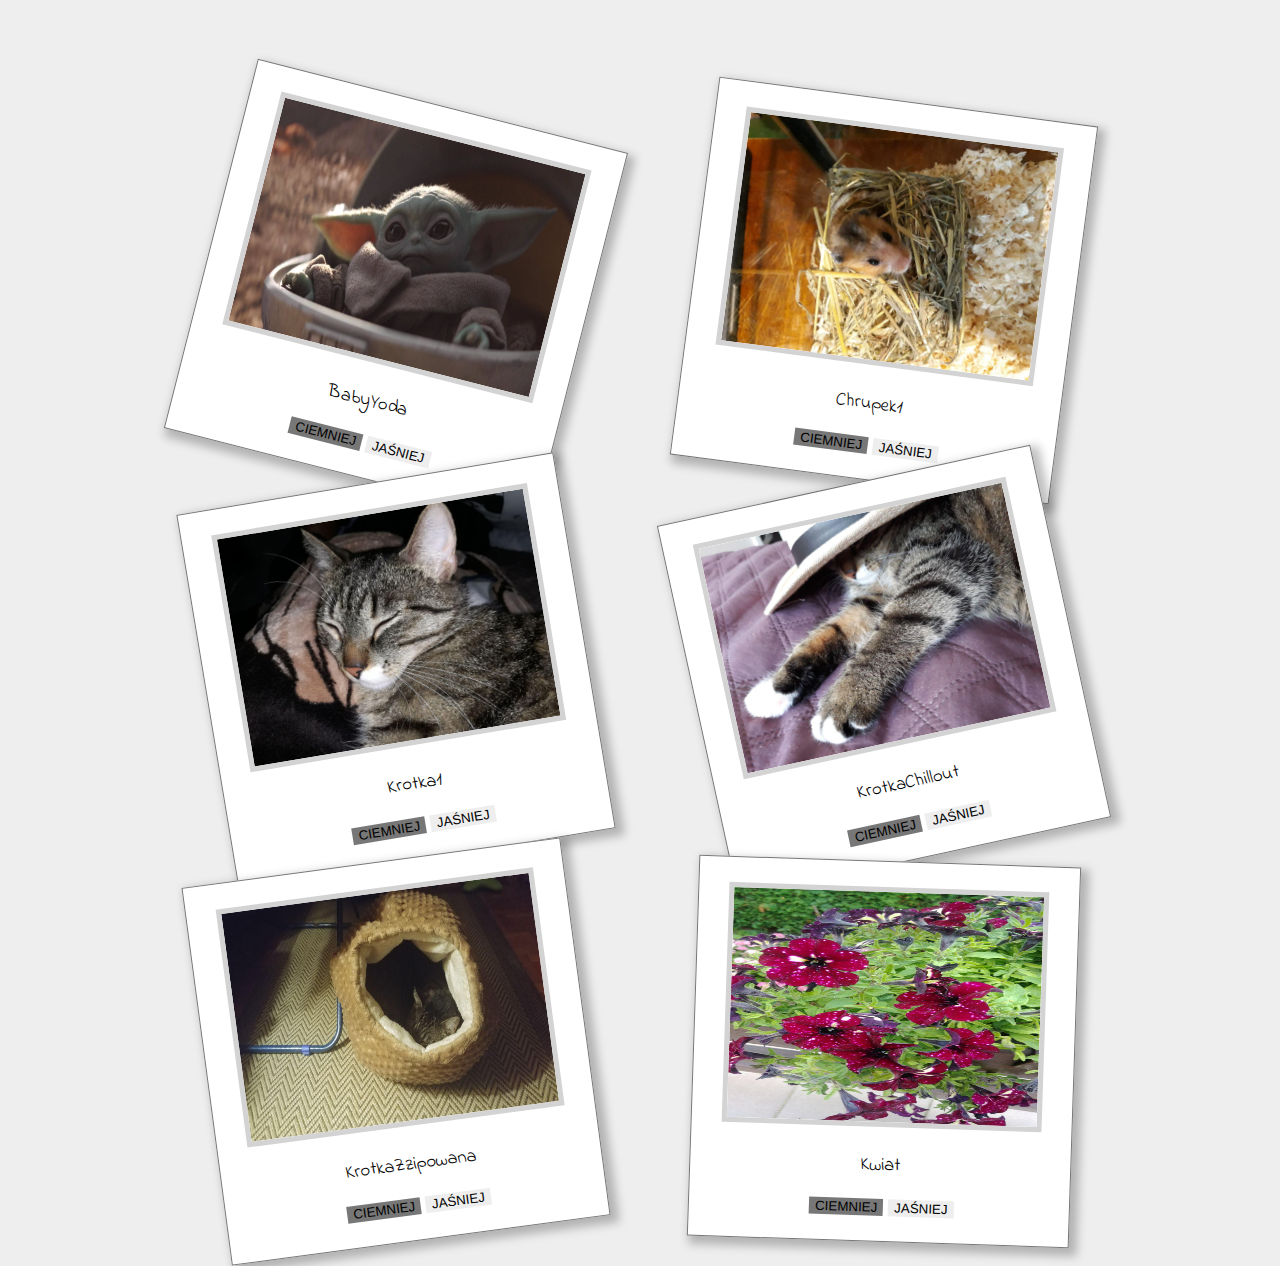
<file: Zadanie 1/index.html>
<!DOCTYPE HTML>
<html lang="pl-PL">
    <head>
        <title> Efekt Polaroid </title>
        <meta charset="UTF-8" />
        <link href="https://fonts.googleapis.com/css2?family=Indie+Flower&display=swap" rel="stylesheet">
        <link rel="stylesheet" href="./css/style.css" />
    </head>
    <body>
        <main class="obrotowyPolaroid">
            <!-- TUTAJ AUTOMATYCZNIE ZAŁADUJEMY PLIKI -->
        </main>
        <script type="text/javascript" src="./skrypty/script.js"> </script>
    </body>
</html>
</file>
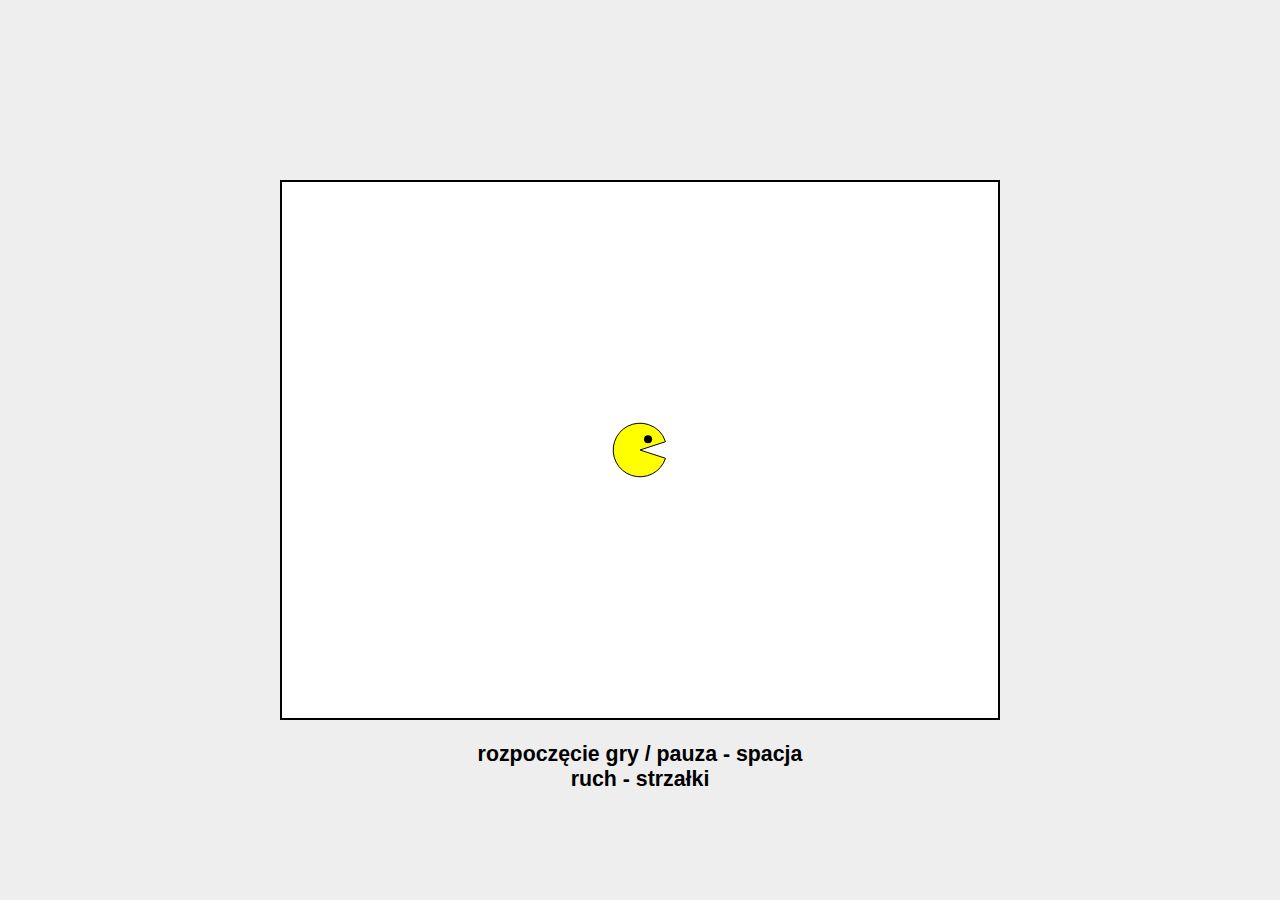
<file: Zadanie 2/index.html>
<!DOCTYPE html>
<html lnag="pl-PL">
    <head>
        <title> Zajęcia 6 - prosta gra przeglądarkowa </title>
        <meta charset="UTF-8"/>
        <link rel="stylesheet" href="./css/style.css" />
    </head>
    <body>
        <div class="main">
            <div class="playground">
                <!-- <div id="title">
                    <h1> Pac-Man @ HTML5 canvas </h1>
                </div> -->
                <canvas id="scene"> </canvas>
                <div id="legend"> 
                    rozpoczęcie gry / pauza - spacja <br />
                    ruch - strzałki
                </div>
            </div>
        </div>
        <script type="text/javascript" src="./scripts/script.js"></script>
    </body>
</html>
</file>
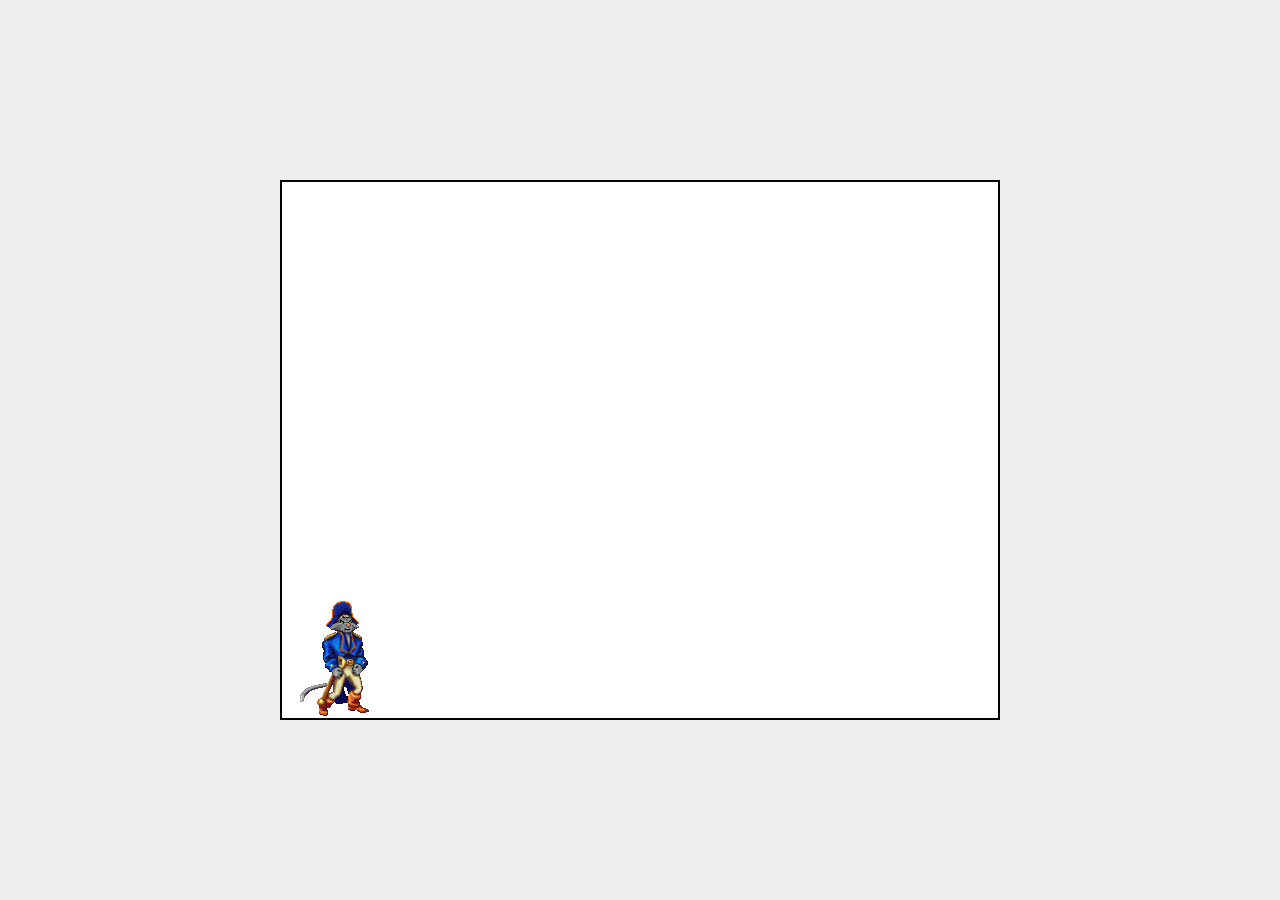
<file: Zadanie 3/index.html>
<!DOCTYPE html>
<html lang="pl-PL">
    <head>
        <title> Animacja na Canvasie </title>
        <meta charset="UTF-8" />
        <link rel="stylesheet" href="./css/style.css" />
    </head>
    <body>
        <div class="main">
            <div class="playground">
                <canvas id="scene"> </canvas>
            </div>
        </div>
        <script type="text/javascript" src="./scripts/script.js"></script>
    </body>
</html>
</file>
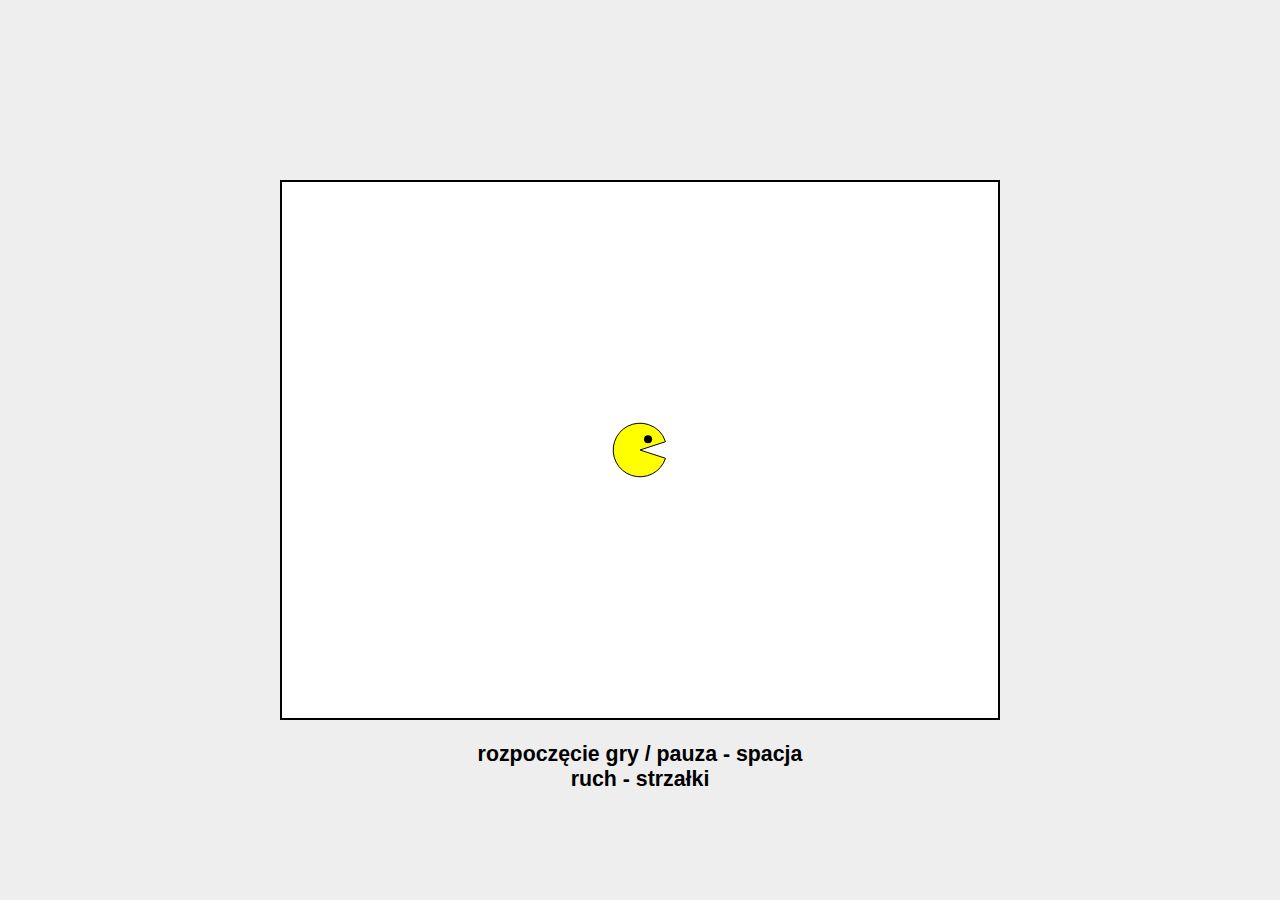
<file: Zadanie 4/index.html>
<!DOCTYPE html>
<html lnag="pl-PL">
    <head>
        <title> Zajęcia 6 - prosta gra przeglądarkowa </title>
        <meta charset="UTF-8"/>
        <link rel="stylesheet" href="./css/style.css" />
        <script type="text/javascript" src="./scripts/jquery-3.5.1.min..js"></script>
    </head>
    <body>
        <div class="main">
            <div class="playground">
                <!-- <div id="title">
                    <h1> Pac-Man @ HTML5 canvas </h1>
                </div> -->
                <canvas id="scene"> </canvas>
                <div id="legend"> 
                    rozpoczęcie gry / pauza - spacja <br />
                    ruch - strzałki
                </div>
            </div>
        </div>
        <script type="text/javascript" src="./scripts/script.js"></script>
    </body>
</html>
</file>
<file: Zadanie 1/css/style.css>
body
{
    margin: 0;
    padding: 0;
    background-color: #eeeeee;
}

main
{
    width: 100vw;
    height: 100vh;
    display: flex;
    flex-wrap: wrap;
    align-items: baseline;
    justify-content: space-evenly;
    padding: 100px;
    box-sizing: border-box;
}

.polaroid
{
    width: 380px;
    height: max-content;
    border: 1px solid #777777;
    background: white;
    box-shadow: 5px 5px 10px 3px rgba(0, 0, 0, 0.25);
    position: relative;
    z-index: 0;

}

.polaroid:hover
{
    box-shadow: 5px 5px 10px 3px rgba(0, 0, 0, 0.15);
    /*transform: translateX(-50%) translateY(-50%) rotate(0deg) scale(1.25);*/
    transition: all 0.4s ease;
}

.polaroid > .photo
{
    width: 320px;
    height: 240px;
    overflow: hidden;
    border: 5px solid #d4d3d3;
    margin: auto;
    margin-top: 25px;
    margin-bottom: 25px;
    position: relative;
    box-sizing: border-box;
}

.polaroid > .photo > img
{
    width: 100%;
    height: 100%;
    position: absolute;

    left: 50%;
    transform: translateX(-50%);

}

.polaroid > .desc
{
    text-align: center;
    width: 100%;
    height: max-content;

}

.polaroid > .desc > p
{
    font-family: 'Indie Flower', cursive;
    font-size: 14pt;
    word-wrap: break-word;
}
.polaroid > .buts{
    width: 100%;
    height:max-content;
    margin-bottom: 25px;
    text-align: center;
}
.polaroid > .buts > button{
    transition: 0.2s;
    margin-left: 5px;
    text-transform: uppercase;
    cursor: pointer;
    color: #000;
    border: none;
}
.polaroid > .buts > button:hover {
    box-shadow: 0 3px 7px  #777885;
    border-color: #000;
}
.polaroid> .buts > button.ciemniej{
    background: #777777;
}
.polaroid> .buts > button.jasniej{
    background: #eeeeee;
}
.obrotowyPolaroid
{
    animation-name: zmianaTla;
    animation-duration: 4s;
    animation-timing-function: ease-in-out;
    animation-play-state: running;
    animation-iteration-count: infinite;
    animation-direction: alternate;
}


@keyframes zmianaTla
{
    from { background-color: #eeeeee; }
    to { background-color: #777777; }
}
</file>
<file: Zadanie 2/css/style.css>
body
{
    margin: 0;
    padding: 0;
    background-color:#eeeeee;
}

.main
{
    width: 100vw;
    height: 100vh;
    margin: auto;
}

.playground
{
    background-color: #ffffff;
    border: 2px solid black;
    box-sizing: border-box;
    position: relative;
    top: 50%;
    left: 50%;
    transform: translateX(-50%) translateY(-50%);
}

#legend
{
    width: 100%;
    text-align: center;
    font-weight: bold;
    font-size: 16pt;
    font-family: Helvetica, Arial, sans-serif;
    padding-top: 20px;
}

@media screen and (orientation: landscape)
{
    .playground
    {
        width: 80vh;                           
        height: calc(80vh * 0.75);
    }
}

@media screen and (orientation: portrait)
{
    .playground
    {
        width: 80vw;                          
        height: calc(80vw * 0.75);
    }
}
</file>
<file: Zadanie 3/css/style.css>
body
{
    margin: 0;
    padding: 0;
    background-color:#eeeeee;
}

.main
{
    width: 100vw;
    height: 100vh;
    margin: auto;
}

.playground
{
    background-color: #ffffff;
    border: 2px solid black;
    box-sizing: border-box;
    position: relative;
    top: 50%;
    left: 50%;
    transform: translateX(-50%) translateY(-50%);
}

@media screen and (orientation: landscape)
{
    .playground
    {
        width: 80vh;                           
        height: calc(80vh * 0.75);
    }
}

@media screen and (orientation: portrait)
{
    .playground
    {
        width: 80vw;                          
        height: calc(80vw * 0.75);
    }
}
</file>
<file: Zadanie 4/css/style.css>
body
{
    margin: 0;
    padding: 0;
    background-color:#eeeeee;
}

.main
{
    width: 100vw;
    height: 100vh;
    margin: auto;
}

.playground
{
    background-color: #ffffff;
    border: 2px solid black;
    box-sizing: border-box;
    position: relative;
    top: 50%;
    left: 50%;
    transform: translateX(-50%) translateY(-50%);
}

#legend
{
    width: 100%;
    text-align: center;
    font-weight: bold;
    font-size: 16pt;
    font-family: Helvetica, Arial, sans-serif;
    padding-top: 20px;
}

@media screen and (orientation: landscape)
{
    .playground
    {
        width: 80vh;                           
        height: calc(80vh * 0.75);
    }
}

@media screen and (orientation: portrait)
{
    .playground
    {
        width: 80vw;                          
        height: calc(80vw * 0.75);
    }
}
</file>
